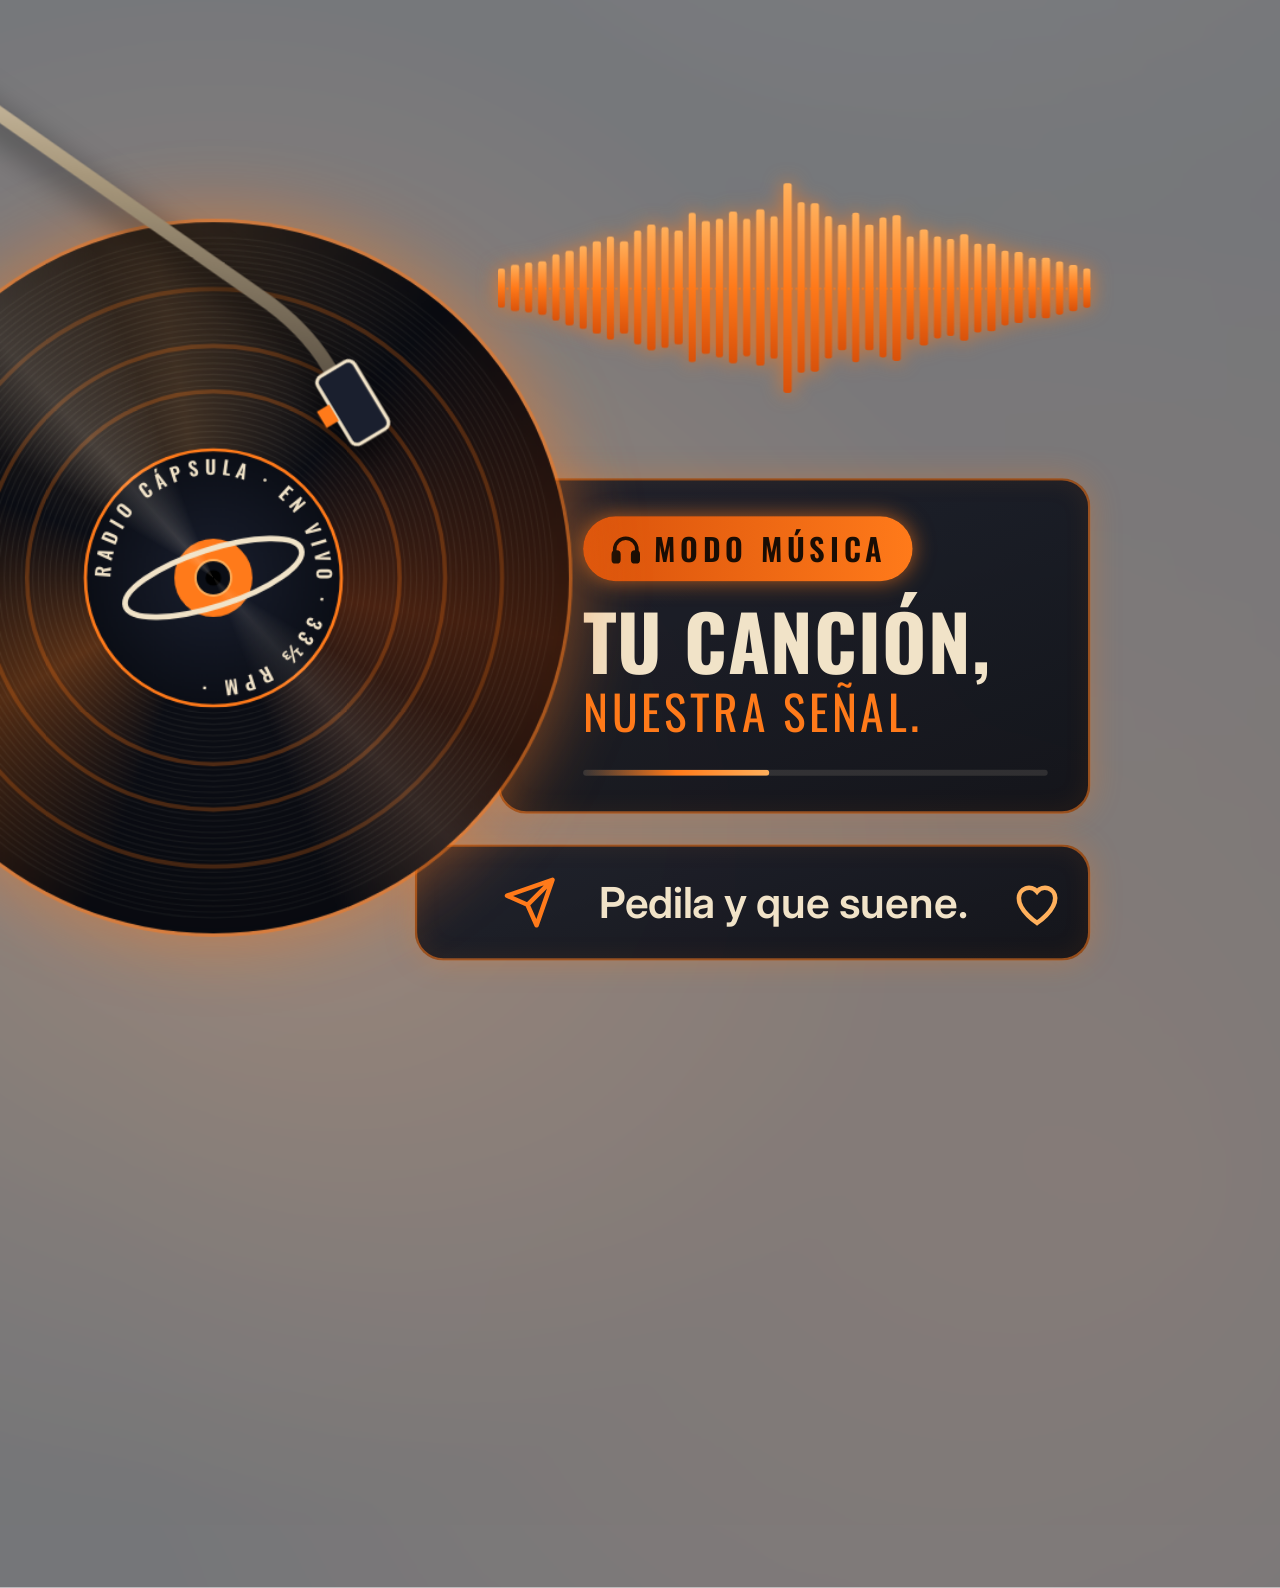
<file: tiktok/index.html>
<!doctype html>
<html lang="es">
<head>
<meta charset="utf-8">
<meta name="viewport" content="width=device-width, initial-scale=1">
<title>Radio Cápsula · Escena vinilo</title>
<link rel="preconnect" href="https://fonts.googleapis.com">
<link href="https://fonts.googleapis.com/css2?family=Oswald:wght@400;600;700&family=Inter:wght@400;600&display=swap" rel="stylesheet">
<style>
  /* Lienzo vertical 1080×1920 (TikTok Live). Colores de la marca Radio Cápsula:
     noche azul-negra, naranja encendido y crema. */
  :root {
    --noche: #07090f;
    --noche-2: #0f1420;
    --naranja: #ff7a1a;
    --naranja-osc: #d9520b;
    --ambar: #ffb05c;
    --crema: #f1e3c8;
    --crema-2: #c9b796;
  }
  html, body {
    margin: 0;
    width: 100%;
    height: 100%;
    overflow: hidden;
    background: transparent; /* deja ver la cámara del estudio que va debajo en OBS */
  }
  /* El diseño mide 1080×1920 y se escala para llenar la fuente, tenga el tamaño que tenga
     (TikTok LIVE Studio u OBS pueden crear la fuente más chica). */
  #lienzo {
    position: absolute;
    top: 0;
    left: 0;
    width: 1080px;
    height: 1920px;
    overflow: hidden;
    transform-origin: 0 0;
  }

  /* Fondo: velo oscuro y cálido semitransparente, para que la gente del estudio
     se vea a medias detrás. El desenfoque de la cámara se pone en OBS (ver nota). */
  .fondo {
    position: absolute;
    inset: -80px;
    opacity: 0.55;
    background:
      radial-gradient(circle at 20% 62%, rgba(255, 122, 26, 0.45) 0%, transparent 40%),
      radial-gradient(circle at 85% 80%, rgba(217, 82, 11, 0.35) 0%, transparent 45%),
      radial-gradient(circle at 75% 12%, rgba(241, 227, 200, 0.18) 0%, transparent 30%),
      linear-gradient(180deg, #0b1220 0%, var(--noche) 70%);
    filter: blur(18px) brightness(0.75);
  }
  .fondo::after {
    content: "";
    position: absolute;
    inset: 0;
    background: radial-gradient(ellipse at 30% 60%, rgba(7, 9, 15, 0) 0%, rgba(7, 9, 15, 0.8) 100%);
  }

  /* Vinilo: a la izquierda, medio cortado por el borde. */
  .vinilo {
    position: absolute;
    width: 600px;
    height: 600px;
    left: -120px; /* medio cortado por el borde izquierdo */
    top: 768px; /* centrado con la columna, dentro de la zona segura (y 220-1440) */
    z-index: 2; /* por encima de los cuadros */
    border-radius: 50%;
    background:
      conic-gradient(from 200deg,
        transparent 0deg,
        rgba(255, 122, 26, 0.32) 40deg,
        transparent 90deg,
        rgba(255, 176, 92, 0.22) 150deg,
        transparent 200deg,
        rgba(217, 82, 11, 0.3) 260deg,
        transparent 320deg),
      #0b0d14;
    box-shadow:
      0 0 0 3px rgba(255, 122, 26, 0.5),
      0 0 60px 6px rgba(255, 122, 26, 0.45);
  }
  .vinilo svg {
    position: absolute;
    inset: 0;
    width: 100%;
    height: 100%;
  }
  /* Reflejo fijo de la luz sobre el disco (no gira, como en uno real). */
  .reflejo {
    position: absolute;
    width: 600px;
    height: 600px;
    left: -120px;
    top: 768px;
    z-index: 2;
    border-radius: 50%;
    background:
      conic-gradient(from 300deg,
        transparent 0deg, rgba(255, 240, 220, 0.16) 18deg, transparent 40deg,
        transparent 180deg, rgba(255, 240, 220, 0.10) 198deg, transparent 220deg),
      radial-gradient(circle, transparent 36%, rgba(0, 0, 0, 0.35) 100%);
    pointer-events: none;
  }
  /* Todo el disco gira sin parar (~33 RPM) mientras el borde late. */
  .vinilo {
    animation: girar 1.8s linear infinite, pulso 3s ease-in-out infinite;
    will-change: transform;
  }
  /* Brazo del tocadiscos con la aguja apoyada en los surcos (no gira). */
  .brazo {
    position: absolute;
    left: -61px;
    top: -90px; /* sigue al vinilo (mismo desplazamiento que el disco) */
    z-index: 3;
    width: 1080px;
    overflow: visible;
    height: 1920px;
    transform-origin: -120px 640px; /* el pivote, fuera de pantalla */
    animation: vaiven 4s ease-in-out infinite;
    filter: drop-shadow(0 10px 14px rgba(0, 0, 0, 0.6));
  }
  @keyframes vaiven {
    0%, 100% { transform: rotate(0deg); }
    50% { transform: rotate(-0.8deg); }
  }
  /* Columna derecha: onda + paneles, al lado del vinilo. */
  .columna {
    position: absolute;
    left: 420px; /* el borde izquierdo sale por debajo del vinilo */
    z-index: 1;
    top: 748px; /* sube para que termine antes de la zona de abajo (y 1440) */
    width: 500px; /* termina en x 920, antes de la zona de botones (x 940) */
    display: flex;
    flex-direction: column;
    gap: 26px;
    font-family: "Inter", system-ui, "Segoe UI", sans-serif;
    color: var(--crema);
  }

  /* Onda de audio como la del logo: línea punteada con barras que laten desde el centro. */
  .onda {
    position: relative;
    height: 150px;
    width: 500px;
    margin: 0 auto 60px; /* centrada; el margen de abajo baja los cuadros sin mover la onda */
    display: flex;
    align-items: center;
    gap: 5px;
    filter: drop-shadow(0 0 8px rgba(255, 122, 26, 0.9));
  }
  .onda::before {
    content: "";
    position: absolute;
    left: 0;
    right: 0;
    top: 50%;
    border-top: 2px dotted rgba(255, 122, 26, 0.7);
  }
  .onda span {
    position: relative;
    flex: 1;
    border-radius: 2px;
    background: linear-gradient(180deg, var(--ambar), var(--naranja) 50%, var(--naranja-osc));
    animation: latir 1s ease-in-out infinite alternate;
  }
  @keyframes latir { from { transform: scaleY(0.15); } to { transform: scaleY(1); } }

  .panel {
    box-sizing: border-box;
    padding: 30px 34px 30px 70px; /* deja espacio para el borde del vinilo */
    border: 2px solid rgba(255, 122, 26, 0.55);
    border-radius: 24px;
    background: linear-gradient(160deg, rgba(20, 24, 36, 0.9), rgba(8, 10, 16, 0.9));
    box-shadow: 0 0 26px rgba(255, 122, 26, 0.28), inset 0 0 22px rgba(255, 122, 26, 0.08);
  }
  .etiqueta {
    display: inline-flex;
    align-items: center;
    gap: 10px;
    padding: 8px 22px;
    border-radius: 999px;
    background: linear-gradient(90deg, var(--naranja-osc), var(--naranja));
    color: #1a0d04;
    font-family: "Oswald", sans-serif;
    font-size: 26px;
    font-weight: 600;
    letter-spacing: 4px;
    box-shadow: 0 0 18px rgba(255, 122, 26, 0.65);
  }
  .etiqueta svg { width: 28px; height: 28px; }
  .titulo {
    font-family: "Oswald", sans-serif;
    font-size: 64px;
    font-weight: 700;
    letter-spacing: 1px;
    margin-top: 16px;
    line-height: 1.05;
    color: var(--crema);
    text-transform: uppercase;
  }
  .subtitulo {
    font-family: "Oswald", sans-serif;
    font-size: 40px;
    font-weight: 400;
    letter-spacing: 3px;
    color: var(--naranja);
    line-height: 1.3;
    text-transform: uppercase;
  }
  .linea { margin-top: 24px; height: 5px; border-radius: 3px; background: rgba(241, 227, 200, 0.12); overflow: hidden; }
  .linea div {
    height: 100%;
    width: 40%;
    border-radius: 3px;
    background: linear-gradient(90deg, transparent, var(--naranja), var(--ambar));
    animation: recorrer 4s linear infinite;
  }
  @keyframes recorrer { from { transform: translateX(-100%); } to { transform: translateX(250%); } }
  /* Panel de mensaje: avión, texto centrado, corazón. */
  .fila {
    position: relative;
    display: flex;
    align-items: center;
    gap: 16px;
    padding: 24px 20px 24px 72px;
    margin-left: -70px; /* aquí el disco es más angosto: se estira para entrar por debajo */
    font-size: 36px;
    font-weight: 600;
  }
  .fila .ico { width: 46px; height: 46px; flex: none; }
  .fila .enviar { color: var(--naranja); }
  .fila .corazon { color: var(--ambar); animation: titilar 1.6s ease-in-out infinite; }
  /* El corazón late: crece un poco y brilla, luego se apaga. */
  @keyframes titilar {
    0%, 100% { transform: scale(1); opacity: 0.55; filter: none; }
    15% { transform: scale(1.18); opacity: 1; filter: drop-shadow(0 0 10px #ffb05c); }
    30% { transform: scale(1); opacity: 0.8; }
    45% { transform: scale(1.12); opacity: 1; filter: drop-shadow(0 0 8px #ff7a1a); }
  }
  .fila .texto { flex: 1; text-align: center; white-space: nowrap; }
  @keyframes girar { to { transform: rotate(360deg); } }
  @keyframes pulso {
    0%, 100% { box-shadow: 0 0 0 3px rgba(255, 122, 26, 0.5), 0 0 60px 6px rgba(255, 122, 26, 0.4); }
    50% { box-shadow: 0 0 0 3px rgba(255, 176, 92, 0.75), 0 0 90px 14px rgba(255, 122, 26, 0.6); }
  }
</style>
</head>
<body>
<div id="lienzo">
  <div class="fondo"></div>

  <div class="vinilo">
    <svg viewBox="0 0 200 200" aria-hidden="true">
      <defs>
        <radialGradient id="etiqueta" cx="50%" cy="50%" r="50%">
          <stop offset="0%" stop-color="#1a1f2e"/>
          <stop offset="100%" stop-color="#0b0e16"/>
        </radialGradient>
      </defs>

      <!-- Surcos -->
      <g id="surcos" fill="none" stroke="rgba(255,240,220,0.06)" stroke-width="0.4"></g>

      <!-- Etiqueta central -->
      <circle cx="100" cy="100" r="36" fill="url(#etiqueta)" stroke="#ff7a1a" stroke-width="0.9"/>
      <circle cx="100" cy="100" r="11" fill="#ff7a1a"/>
      <ellipse cx="100" cy="100" rx="26" ry="8" transform="rotate(-18 100 100)" fill="none" stroke="#f1e3c8" stroke-width="1.6"/>

      <!-- Texto en la etiqueta (gira con el disco) -->
      <path id="arco" d="M100 100 m-29 0 a29 29 0 1 1 58 0 a29 29 0 1 1 -58 0" fill="none"/>
      <text font-family="Oswald, sans-serif" font-size="5.4" font-weight="600" letter-spacing="1.6" fill="#f1e3c8">
        <textPath href="#arco">RADIO CÁPSULA · EN VIVO · 33⅓ RPM ·</textPath>
      </text>
      <circle cx="100" cy="100" r="5" fill="#0b0e16" stroke="#ffb05c" stroke-width="0.6"/>

      <!-- Agujero -->
      <circle cx="100" cy="100" r="2.2" fill="#000"/>
    </svg>
  </div>

  <div class="reflejo"></div>

  <!-- Columna derecha, al lado del vinilo -->
  <div class="columna">
    <div class="onda" id="onda"></div>

    <div class="panel">
      <span class="etiqueta">
        <svg viewBox="0 0 24 24" fill="none" stroke="currentColor" stroke-width="2.6" stroke-linecap="round" aria-hidden="true">
          <path d="M4 15v-3a8 8 0 0 1 16 0v3"/>
          <rect x="3" y="14" width="4" height="7" rx="1.5" fill="currentColor"/>
          <rect x="17" y="14" width="4" height="7" rx="1.5" fill="currentColor"/>
        </svg>
        MODO MÚSICA
      </span>
      <div class="titulo">Tu canción,</div>
      <div class="subtitulo">nuestra señal.</div>
      <div class="linea"><div></div></div>
    </div>

    <div class="panel fila">
      <svg class="ico enviar" viewBox="0 0 24 24" fill="none" stroke="currentColor" stroke-width="2" stroke-linejoin="round" aria-hidden="true">
        <path d="M22 2 11 13M22 2l-7 20-4-9-9-4 20-7z"/>
      </svg>
      <span class="texto">Pedila y que suene.</span>
      <svg class="ico corazon" viewBox="0 0 24 24" fill="none" stroke="currentColor" stroke-width="2" aria-hidden="true">
        <path d="M12 21s-8-5.2-8-11a4.5 4.5 0 0 1 8-2.8A4.5 4.5 0 0 1 20 10c0 5.8-8 11-8 11z"/>
      </svg>
    </div>
  </div>

  <script>
    // Onda: barras más altas en el centro y más bajas en los extremos, cada una con su ritmo.
    const onda = document.getElementById('onda');
    const n = 44;
    for (let i = 0; i < n; i++) {
      const b = document.createElement('span');
      const centro = 1 - Math.abs(i - (n - 1) / 2) / (n / 2); // 0 en los bordes, 1 en el medio
      b.style.height = Math.round(20 + centro * 100 * (0.6 + Math.random() * 0.4)) + '%';
      b.style.animationDuration = (0.45 + Math.random() * 0.7).toFixed(2) + 's';
      b.style.animationDelay = (-Math.random()).toFixed(2) + 's';
      onda.appendChild(b);
    }
  </script>

  <svg class="brazo" viewBox="0 0 1080 1920" aria-hidden="true">
    <defs>
      <linearGradient id="metal" x1="0" y1="0" x2="0" y2="1">
        <stop offset="0%" stop-color="#f1e3c8"/>
        <stop offset="50%" stop-color="#a8987c"/>
        <stop offset="100%" stop-color="#5e5446"/>
      </linearGradient>
    </defs>
    <!-- Girado sobre el pivote para que la aguja quede más hacia el centro del disco -->
    <g transform="rotate(9 -120 640)">
    <!-- Brazo: entra por el borde izquierdo (el pivote queda fuera de pantalla) -->
    <path d="M-120 640 L330 860 Q368 880 392 912" fill="none" stroke="url(#metal)" stroke-width="12" stroke-linecap="round"/>
    <!-- Cápsula (headshell) con la aguja sobre los surcos -->
    <g transform="rotate(50 410 930)">
      <rect x="378" y="912" width="66" height="36" rx="6" fill="#1a1f2e" stroke="#f1e3c8" stroke-width="3"/>
      <rect x="402" y="948" width="16" height="12" fill="#ff7a1a"/>
    </g>
    </g>
  </svg>

  <script>
    // Dibuja los surcos del vinilo (radios del 38 al 97).
    const surcos = document.getElementById('surcos');
    for (let r = 38; r <= 97; r += 1.6) {
      const c = document.createElementNS('http://www.w3.org/2000/svg', 'circle');
      c.setAttribute('cx', 100);
      c.setAttribute('cy', 100);
      c.setAttribute('r', r.toFixed(1));
      // Algunas pistas más marcadas, como separaciones entre canciones.
      if ([52, 66, 81].some((p) => Math.abs(r - p) < 0.8)) {
        c.setAttribute('stroke', 'rgba(255,122,26,0.28)');
        c.setAttribute('stroke-width', '1.2');
      }
      surcos.appendChild(c);
    }
  </script>
</div>
<script>
  // Escala el lienzo 1080×1920 para cubrir la ventana sin deformarlo y lo centra.
  // Si la ventana no es 9:16 (p. ej. la fuente de enlace de TikTok), recorta los costados en vez de dejar franjas.
  const lienzo = document.getElementById('lienzo');
  function ajustar() {
    const s = Math.max(innerWidth / 1080, innerHeight / 1920);
    lienzo.style.transform = 'scale(' + s + ')';
    lienzo.style.left = (innerWidth - 1080 * s) / 2 + 'px';
    lienzo.style.top = (innerHeight - 1920 * s) / 2 + 'px';
  }
  addEventListener('resize', ajustar);
  ajustar();
</script>
</body>
</html>
</file>
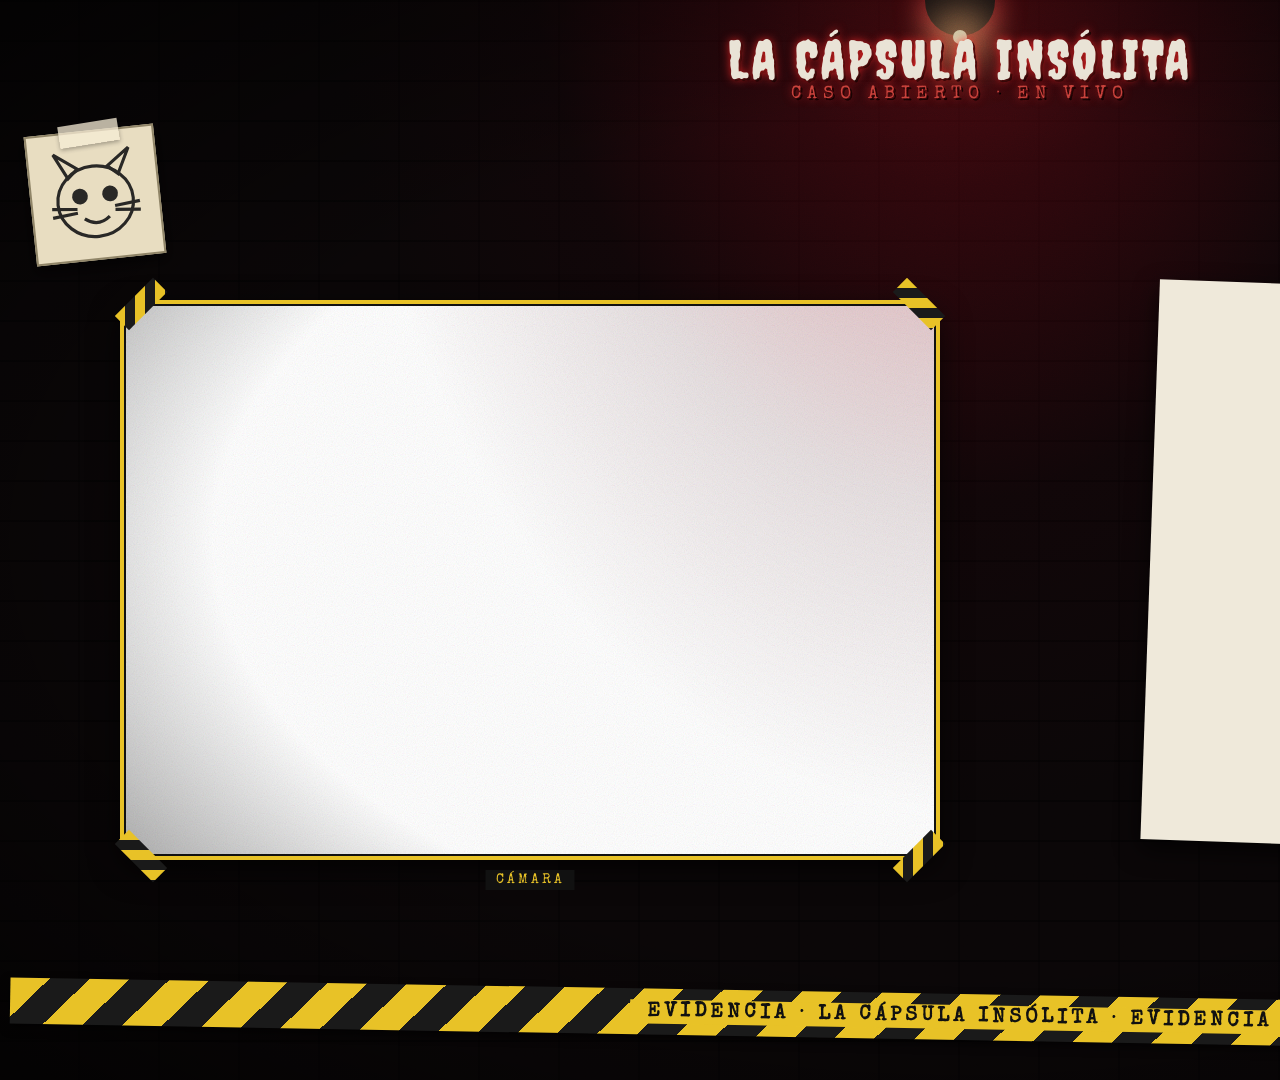
<file: overlay-1-camara-imagen.html>
<!DOCTYPE html>
<html lang="es">
<head>
<meta charset="UTF-8">
<title>La Cápsula Insólita — 1 cámara + imagen</title>
<link rel="stylesheet" href="overlay-common.css">
</head>
<body>
<svg style="display:none">
  <symbol id="doodle-monster" viewBox="0 0 100 100"><g fill="none" stroke="#2b2b2b" stroke-width="2.5">
    <ellipse cx="50" cy="45" rx="34" ry="30"/><circle cx="50" cy="42" r="14"/><circle cx="50" cy="42" r="5" fill="#2b2b2b"/>
    <path d="M50 15 L45 2 M50 15 L55 2"/><path d="M22 70 L18 90 M30 70 L28 92 M70 70 L74 90 M78 70 L82 92"/><path d="M30 60 Q50 72 70 60"/>
  </g></symbol>
  <symbol id="doodle-cat" viewBox="0 0 100 100"><g fill="none" stroke="#2b2b2b" stroke-width="2.5">
    <path d="M30 35 L20 15 L38 28 Z"/><path d="M70 35 L80 15 L62 28 Z"/>
    <ellipse cx="50" cy="55" rx="30" ry="28"/><circle cx="38" cy="50" r="5" fill="#2b2b2b"/><circle cx="62" cy="50" r="5" fill="#2b2b2b"/>
    <path d="M40 68 Q50 76 60 68"/><path d="M15 58 L35 60"/><path d="M15 65 L35 63"/><path d="M85 58 L65 60"/><path d="M85 65 L65 63"/>
  </g></symbol>
</svg>

<svg width="0" height="0" style="position:absolute">
  <defs>
    <mask id="wallmask" maskUnits="userSpaceOnUse" x="0" y="0" width="1920" height="1080">
      <rect width="1920" height="1080" fill="white"/>
      <rect x="120" y="300" width="820" height="560" rx="22" fill="black"/>
      <rect x="1164" y="304" width="592" height="500" fill="black"/>
    </mask>
  </defs>
</svg>
<div class="stage">
  <div class="bg-wall" style="mask:url(#wallmask); -webkit-mask:url(#wallmask);"></div>
  <div class="spotlight"></div>
  <div class="lamp flicker"></div>
  <div class="vignette"></div>
  <div class="grain"></div>
  <div class="glitch-layer r"></div>
  <div class="glitch-layer c"></div>

  <div class="title">LA CÁPSULA INSÓLITA<small>CASO ABIERTO · EN VIVO</small></div>

  <!-- doodles pegados -->
  <div class="sticky" style="top:130px; left:30px; width:130px; height:130px; transform: rotate(-6deg);">
    <svg viewBox="0 0 100 100"><use href="#doodle-cat"/></svg>
  </div>
  <div class="sticky" style="top:130px; right:30px; width:130px; height:130px; transform: rotate(6deg);">
    <svg viewBox="0 0 100 100"><use href="#doodle-monster"/></svg>
  </div>

  <!-- cinta inferior -->
  <div class="crime-tape" style="bottom:40px; left:50%; width:1900px; transform: translateX(-50%) rotate(1deg);"><span>EVIDENCIA · LA CÁPSULA INSÓLITA · EVIDENCIA</span></div>

  <!-- hueco de camara, lado izquierdo -->
  <div class="cam-frame" style="top:300px; left:120px; width:820px; height:560px; border-radius:22px;">
    <div class="corner-tape tl"></div><div class="corner-tape tr"></div>
    <div class="corner-tape bl"></div><div class="corner-tape br"></div>
    <div class="cam-label">CÁMARA</div>
  </div>

  <!-- marco polaroid para imagen, lado derecho -->
  <div class="polaroid" style="top:290px; right:150px; width:620px; height:560px; transform: rotate(2deg);">
    <div class="tape"></div>
    <div class="slot"></div>
    <div class="polaroid-label">ESPACIO PARA IMAGEN</div>
  </div>
</div>
</body>
</html>
</file>
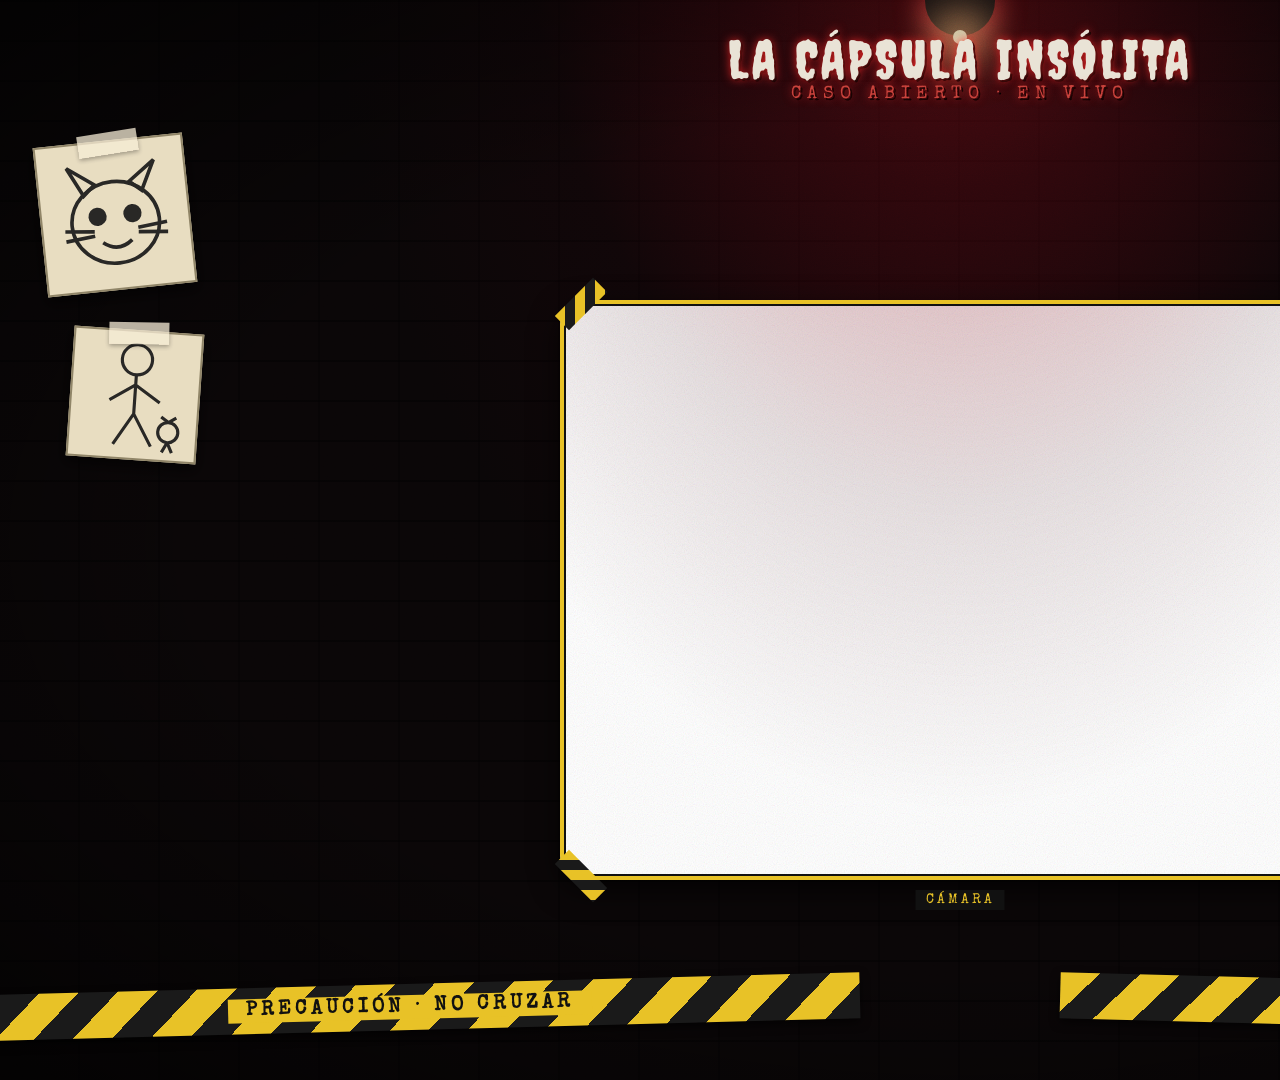
<file: overlay-1-camara.html>
<!DOCTYPE html>
<html lang="es">
<head>
<meta charset="UTF-8">
<title>La Cápsula Insólita — 1 cámara</title>
<link rel="stylesheet" href="overlay-common.css">
</head>
<body>
<svg style="display:none">
  <symbol id="doodle-cat" viewBox="0 0 100 100"><g fill="none" stroke="#2b2b2b" stroke-width="2.5">
    <path d="M30 35 L20 15 L38 28 Z"/><path d="M70 35 L80 15 L62 28 Z"/>
    <ellipse cx="50" cy="55" rx="30" ry="28"/><circle cx="38" cy="50" r="5" fill="#2b2b2b"/><circle cx="62" cy="50" r="5" fill="#2b2b2b"/>
    <path d="M40 68 Q50 76 60 68"/><path d="M15 58 L35 60"/><path d="M15 65 L35 63"/><path d="M85 58 L65 60"/><path d="M85 65 L65 63"/>
  </g></symbol>
  <symbol id="doodle-monster" viewBox="0 0 100 100"><g fill="none" stroke="#2b2b2b" stroke-width="2.5">
    <ellipse cx="50" cy="45" rx="34" ry="30"/><circle cx="50" cy="42" r="14"/><circle cx="50" cy="42" r="5" fill="#2b2b2b"/>
    <path d="M50 15 L45 2 M50 15 L55 2"/><path d="M22 70 L18 90 M30 70 L28 92 M70 70 L74 90 M78 70 L82 92"/><path d="M30 60 Q50 72 70 60"/>
  </g></symbol>
  <symbol id="doodle-figure" viewBox="0 0 100 100"><g fill="none" stroke="#2b2b2b" stroke-width="2.5">
    <circle cx="50" cy="22" r="12"/><path d="M50 34 L50 65 M50 42 L30 55 M50 42 L70 55 M50 65 L35 90 M50 65 L65 90"/>
    <circle cx="78" cy="78" r="8"/><path d="M78 86 L74 94 M78 86 L82 94 M78 70 L72 66 M78 70 L84 66"/>
  </g></symbol>
</svg>

<svg width="0" height="0" style="position:absolute">
  <defs>
    <mask id="wallmask" maskUnits="userSpaceOnUse" x="0" y="0" width="1920" height="1080">
      <rect width="1920" height="1080" fill="white"/>
      <rect x="560" y="300" width="800" height="580" rx="26" fill="black"/>
    </mask>
  </defs>
</svg>
<div class="stage">
  <div class="bg-wall" style="mask:url(#wallmask); -webkit-mask:url(#wallmask);"></div>
  <div class="spotlight"></div>
  <div class="lamp flicker"></div>
  <div class="vignette"></div>
  <div class="grain"></div>
  <div class="glitch-layer r"></div>
  <div class="glitch-layer c"></div>

  <div class="title">LA CÁPSULA INSÓLITA<small>CASO ABIERTO · EN VIVO</small></div>

  <!-- doodles pegados -->
  <div class="sticky" style="top:140px; left:40px; width:150px; height:150px; transform: rotate(-6deg);">
    <svg viewBox="0 0 100 100"><use href="#doodle-cat"/></svg>
  </div>
  <div class="sticky" style="top:330px; left:70px; width:130px; height:130px; transform: rotate(4deg);">
    <svg viewBox="0 0 100 100"><use href="#doodle-figure"/></svg>
  </div>
  <div class="sticky" style="top:140px; right:40px; width:150px; height:150px; transform: rotate(5deg);">
    <svg viewBox="0 0 100 100"><use href="#doodle-monster"/></svg>
  </div>

  <!-- cinta inferior -->
  <div class="crime-tape" style="bottom:50px; left:-40px; width:900px; transform: rotate(-1.5deg);"><span>PRECAUCIÓN · NO CRUZAR</span></div>
  <div class="crime-tape" style="bottom:50px; right:-40px; width:900px; transform: rotate(1.5deg);"><span>LA CÁPSULA INSÓLITA</span></div>

  <!-- hueco de camara central, grande, estilo capsula -->
  <div class="cam-frame" style="top:300px; left:560px; width:800px; height:580px; border-radius:26px;">
    <div class="corner-tape tl"></div><div class="corner-tape tr"></div>
    <div class="corner-tape bl"></div><div class="corner-tape br"></div>
    <div class="cam-label">CÁMARA</div>
  </div>
</div>
</body>
</html>
</file>
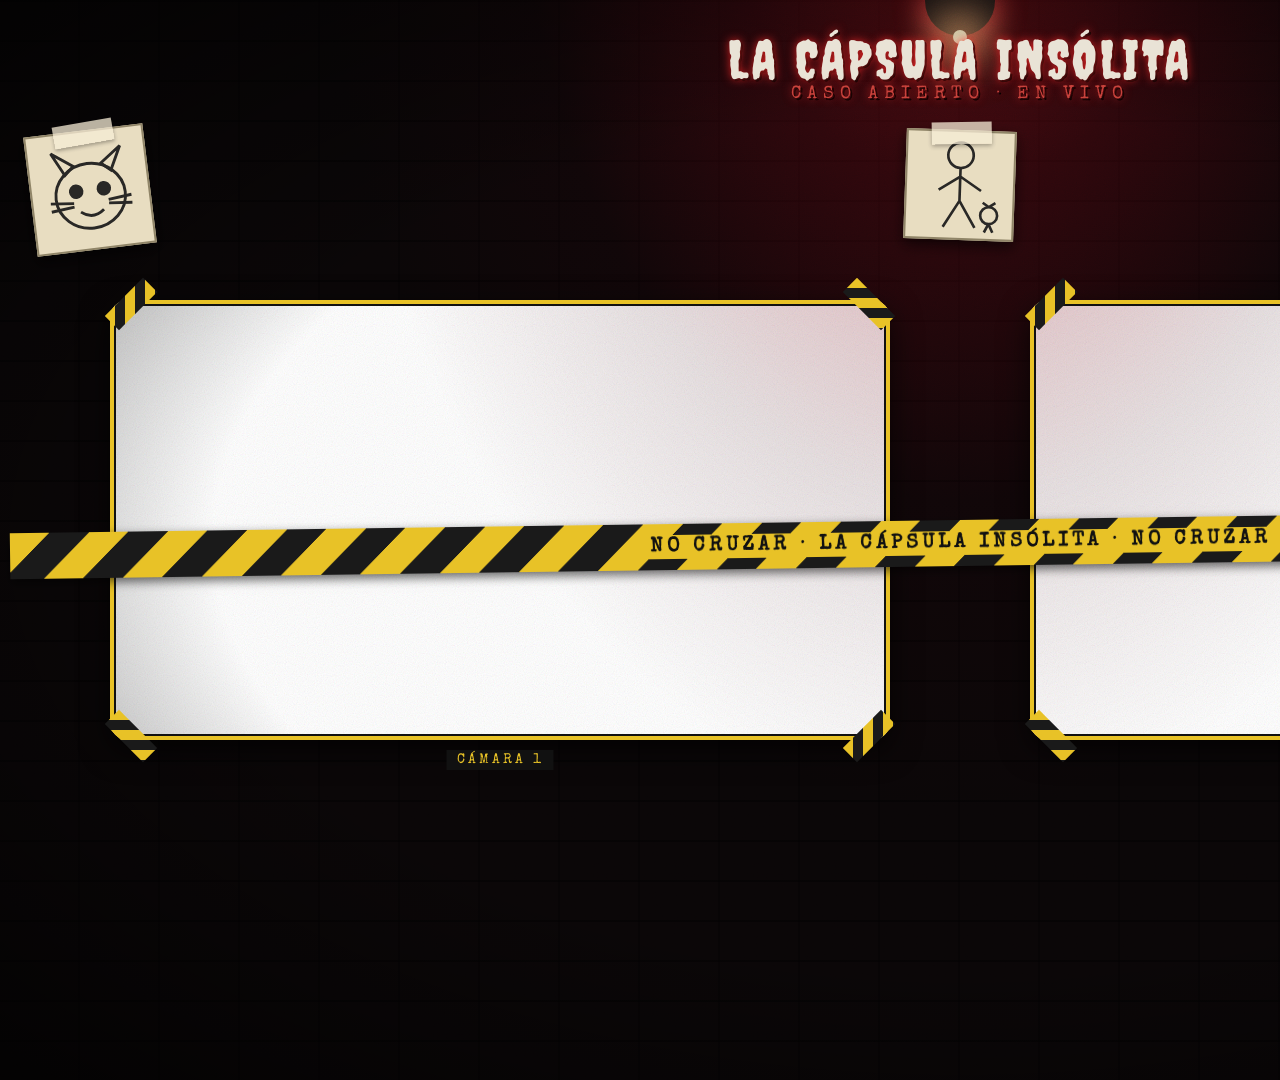
<file: overlay-2-camaras.html>
<!DOCTYPE html>
<html lang="es">
<head>
<meta charset="UTF-8">
<title>La Cápsula Insólita — 2 cámaras</title>
<link rel="stylesheet" href="overlay-common.css">
</head>
<body>
<svg style="display:none">
  <symbol id="doodle-cat" viewBox="0 0 100 100"><g fill="none" stroke="#2b2b2b" stroke-width="2.5">
    <path d="M30 35 L20 15 L38 28 Z"/><path d="M70 35 L80 15 L62 28 Z"/>
    <ellipse cx="50" cy="55" rx="30" ry="28"/><circle cx="38" cy="50" r="5" fill="#2b2b2b"/><circle cx="62" cy="50" r="5" fill="#2b2b2b"/>
    <path d="M40 68 Q50 76 60 68"/><path d="M15 58 L35 60"/><path d="M15 65 L35 63"/><path d="M85 58 L65 60"/><path d="M85 65 L65 63"/>
  </g></symbol>
  <symbol id="doodle-house" viewBox="0 0 100 100"><g fill="none" stroke="#2b2b2b" stroke-width="2.5">
    <path d="M20 55 L50 25 L80 55 Z"/><rect x="28" y="55" width="44" height="35"/><rect x="45" y="68" width="12" height="22"/>
    <path d="M15 55 Q30 45 25 30"/>
  </g></symbol>
  <symbol id="doodle-figure" viewBox="0 0 100 100"><g fill="none" stroke="#2b2b2b" stroke-width="2.5">
    <circle cx="50" cy="22" r="12"/><path d="M50 34 L50 65 M50 42 L30 55 M50 42 L70 55 M50 65 L35 90 M50 65 L65 90"/>
    <circle cx="78" cy="78" r="8"/><path d="M78 86 L74 94 M78 86 L82 94 M78 70 L72 66 M78 70 L84 66"/>
  </g></symbol>
</svg>

<svg width="0" height="0" style="position:absolute">
  <defs>
    <mask id="wallmask" maskUnits="userSpaceOnUse" x="0" y="0" width="1920" height="1080">
      <rect width="1920" height="1080" fill="white"/>
      <rect x="110" y="300" width="780" height="440" rx="18" fill="black"/>
      <rect x="1030" y="300" width="780" height="440" rx="18" fill="black"/>
    </mask>
  </defs>
</svg>
<div class="stage">
  <div class="bg-wall" style="mask:url(#wallmask); -webkit-mask:url(#wallmask);"></div>
  <div class="spotlight"></div>
  <div class="lamp flicker"></div>
  <div class="vignette"></div>
  <div class="grain"></div>
  <div class="glitch-layer r"></div>
  <div class="glitch-layer c"></div>

  <div class="title">LA CÁPSULA INSÓLITA<small>CASO ABIERTO · EN VIVO</small></div>

  <!-- doodles pegados, repartidos arriba -->
  <div class="sticky" style="top:130px; left:30px; width:120px; height:120px; transform: rotate(-7deg);">
    <svg viewBox="0 0 100 100"><use href="#doodle-cat"/></svg>
  </div>
  <div class="sticky" style="top:130px; right:30px; width:120px; height:120px; transform: rotate(6deg);">
    <svg viewBox="0 0 100 100"><use href="#doodle-house"/></svg>
  </div>
  <div class="sticky" style="top:130px; left:50%; transform: translateX(-50%) rotate(2deg); width:110px; height:110px;">
    <svg viewBox="0 0 100 100"><use href="#doodle-figure"/></svg>
  </div>

  <!-- cinta divisoria central -->
  <div class="crime-tape" style="top:520px; left:50%; width:1900px; transform: translateX(-50%) rotate(-0.8deg); z-index:2;"><span>NO CRUZAR · LA CÁPSULA INSÓLITA · NO CRUZAR</span></div>

  <!-- dos huecos de camara -->
  <div class="cam-frame" style="top:300px; left:110px; width:780px; height:440px; border-radius:18px;">
    <div class="corner-tape tl"></div><div class="corner-tape tr"></div>
    <div class="corner-tape bl"></div><div class="corner-tape br"></div>
    <div class="cam-label">CÁMARA 1</div>
  </div>
  <div class="cam-frame" style="top:300px; right:110px; width:780px; height:440px; border-radius:18px;">
    <div class="corner-tape tl"></div><div class="corner-tape tr"></div>
    <div class="corner-tape bl"></div><div class="corner-tape br"></div>
    <div class="cam-label">CÁMARA 2</div>
  </div>
</div>
</body>
</html>
</file>
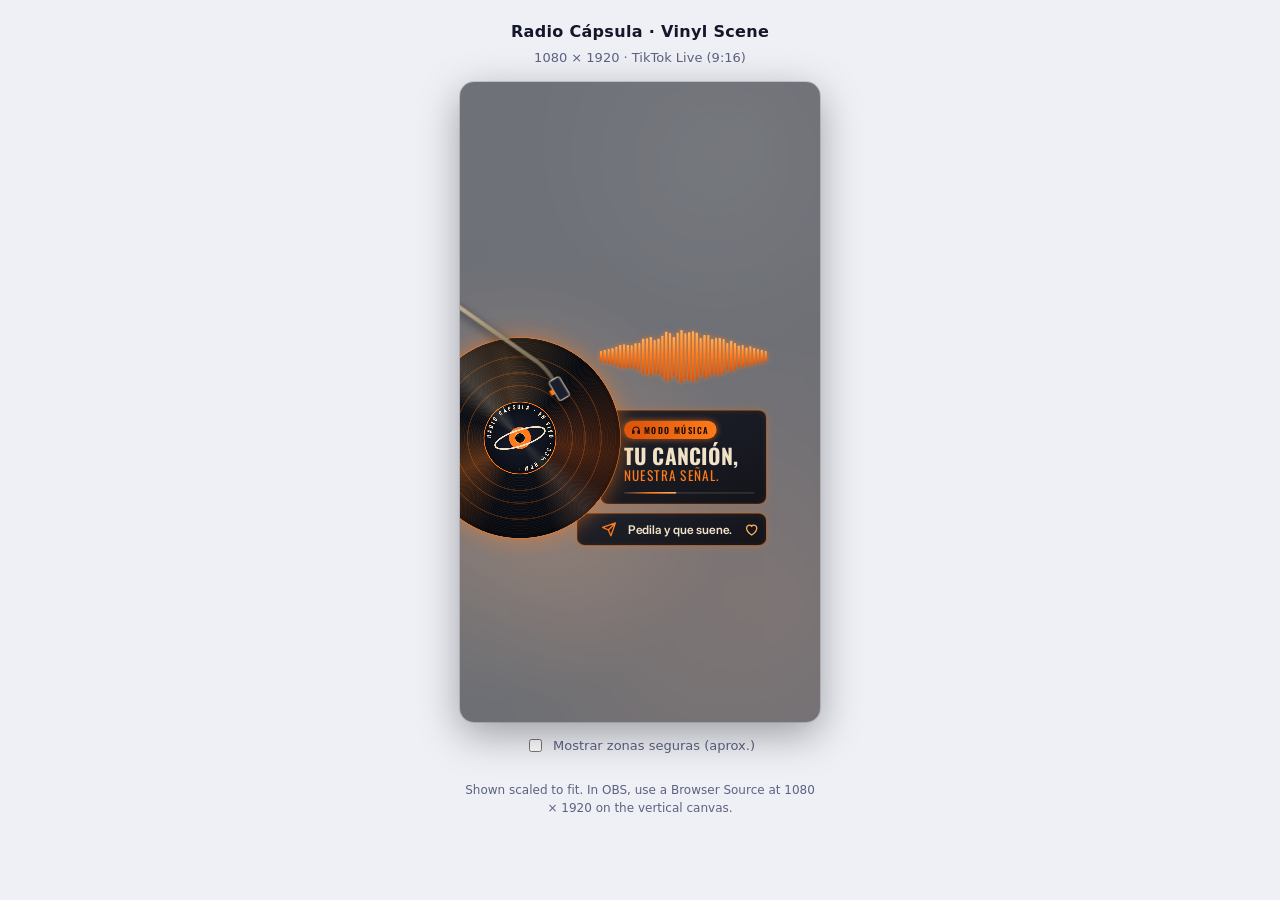
<file: tiktok/vista-previa.html>
<!doctype html>
<html lang="es">
<head>
<meta charset="utf-8">
<meta name="viewport" content="width=device-width, initial-scale=1, viewport-fit=cover">
<meta name="claude:viewport-fit-sides" content="cover">
<title>Radio Cápsula Vinyl Scene</title>
<style>
  :root {
    /* Layout: one centered 9:16 frame, the scene scaled to fit, caption below. */
    --bg: #eef0f6;
    --fg: #14162a;
    --muted: #5d6280;
    --line: rgba(20, 22, 42, 0.14);
    color-scheme: light;
  }
  @media (prefers-color-scheme: dark) {
    :root:not([data-theme="light"]) {
      --bg: #07080f;
      --fg: #eceefe;
      --muted: #9aa0c4;
      --line: rgba(236, 238, 254, 0.14);
      color-scheme: dark;
    }
  }
  :root[data-theme="dark"] {
    --bg: #07080f;
    --fg: #eceefe;
    --muted: #9aa0c4;
    --line: rgba(236, 238, 254, 0.14);
    color-scheme: dark;
  }

  body {
    margin: 0;
    background: var(--bg);
    color: var(--fg);
    font: 14px/1.5 "Inter", system-ui, -apple-system, "Segoe UI", sans-serif;
    padding-left: max(16px, env(safe-area-inset-left, 0px));
    padding-right: max(16px, env(safe-area-inset-right, 0px));
    padding-block: 20px;
    min-height: 100vh;
    box-sizing: border-box;
    display: flex;
    flex-direction: column;
    align-items: center;
    gap: 14px;
  }

  .meta {
    text-align: center;
    max-width: 100%;
  }
  .meta h1 {
    font-size: 16px;
    font-weight: 600;
    margin: 0;
    letter-spacing: 0.02em;
  }
  .meta p {
    margin: 4px 0 0;
    color: var(--muted);
    font-size: 13px;
  }

  .frame {
    position: relative;
    width: min(360px, 100%);
    aspect-ratio: 9 / 16;
    border-radius: 14px;
    overflow: hidden;
    box-shadow: 0 0 0 1px var(--line), 0 12px 40px rgba(0, 0, 0, 0.35);
  }
  .frame iframe {
    position: absolute;
    top: 0;
    left: 0;
    width: 1080px;
    height: 1920px;
    border: 0;
    transform-origin: 0 0;
  }

  /* Zonas aproximadas de TikTok LIVE (1080 × 1920): arriba 220 (perfil y espectadores),
     derecha 140 (botones), abajo 480 (chat, regalos y caja de comentarios). No hay medidas oficiales. */
  .zona {
    position: absolute;
    inset: 0;
    pointer-events: none;
  }
  .zona div {
    position: absolute;
    background: rgba(255, 60, 90, 0.35);
  }
  .zona-top { left: 0; right: 0; top: 0; height: 11.458%; }
  .zona-right { right: 0; top: 11.458%; width: 12.963%; height: 63.542%; }
  .zona-bottom { left: 0; right: 0; bottom: 0; height: 25%; }
  .zona-safe {
    position: absolute;
    left: 0;
    top: 11.458%;
    width: 87.037%;
    height: 63.542%;
    box-sizing: border-box;
    border: 2px dashed #3dff9a;
  }
  .zonas-toggle {
    display: inline-flex;
    align-items: center;
    gap: 8px;
    color: var(--muted);
    font-size: 13px;
  }

  .note {
    color: var(--muted);
    font-size: 12px;
    text-align: center;
    max-width: 360px;
  }
</style>
</head>
<body>
  <div class="meta">
    <h1>Radio Cápsula · Vinyl Scene</h1>
    <p>1080 × 1920 · TikTok Live (9:16)</p>
  </div>

  <div class="frame" id="frame">
    <iframe id="escena" src="about:blank" title="Escena vinilo" scrolling="no"></iframe>
    <div class="zona" id="zona" hidden>
      <div class="zona-top"></div>
      <div class="zona-right"></div>
      <div class="zona-bottom"></div>
      <div class="zona-safe"></div>
    </div>
  </div>

  <label class="zonas-toggle">
    <input type="checkbox" id="zonas-toggle-input">
    Mostrar zonas seguras (aprox.)
  </label>

  <p class="note">Shown scaled to fit. In OBS, use a Browser Source at 1080 × 1920 on the vertical canvas.</p>

  <script>
    // Escena a mostrar: ?escena=musica.html (por defecto la del vinilo).
    const nombre = new URLSearchParams(location.search).get('escena') || 'index.html';
    document.getElementById('escena').src = /^[\w-]+\.html$/.test(nombre) ? nombre : 'index.html';

    // Escala el lienzo de 1080×1920 al ancho del marco.
    const frame = document.getElementById('frame');
    const escena = document.getElementById('escena');
    function fit() {
      escena.style.transform = 'scale(' + (frame.clientWidth / 1080) + ')';
    }
    new ResizeObserver(fit).observe(frame);
    fit();

    // Muestra u oculta la capa de zonas seguras.
    const zona = document.getElementById('zona');
    document.getElementById('zonas-toggle-input').addEventListener('change', (e) => {
      zona.hidden = !e.target.checked;
    });
  </script>
</body>
</html>
</file>
<file: overlay-common.css>
/* La Cápsula Insólita — estilos compartidos del overlay */
@import url('https://fonts.googleapis.com/css2?family=Creepster&family=Special+Elite&display=swap');

* { box-sizing: border-box; }

html, body {
  margin: 0;
  padding: 0;
  width: 1920px;
  height: 1080px;
  background: transparent; /* OBS Browser Source respeta el alpha */
  overflow: hidden;
  font-family: 'Special Elite', monospace;
}

.stage {
  position: relative;
  width: 1920px;
  height: 1080px;
}

/* ---------- fondo tipo pared de ladrillo oscura ---------- */
.bg-wall {
  position: absolute;
  inset: 0;
  background-color: #0a0607;
  background-image:
    repeating-linear-gradient(0deg, rgba(0,0,0,0.0) 0 38px, rgba(0,0,0,0.45) 38px 40px),
    repeating-linear-gradient(90deg, rgba(0,0,0,0.0) 0 78px, rgba(0,0,0,0.35) 78px 80px);
}

/* foco colgante central */
.spotlight {
  position: absolute;
  top: -200px;
  left: 50%;
  transform: translateX(-50%);
  width: 1400px;
  height: 1100px;
  background: radial-gradient(ellipse at 50% 0%, rgba(185,20,30,0.55) 0%, rgba(140,10,25,0.28) 25%, rgba(60,5,15,0.12) 45%, rgba(0,0,0,0) 65%);
  pointer-events: none;
}

.lamp {
  position: absolute;
  top: 0;
  left: 50%;
  transform: translateX(-50%);
  width: 90px;
  height: 60px;
}
.lamp::before {
  content: '';
  position: absolute;
  top: 0; left: 10px;
  width: 70px; height: 36px;
  background: #1a1414;
  border-radius: 0 0 50px 50px;
  box-shadow: 0 0 25px 6px rgba(255,70,70,0.65);
}
.lamp::after {
  content: '';
  position: absolute;
  top: 30px; left: 38px;
  width: 14px; height: 14px;
  border-radius: 50%;
  background: #fff3c9;
  box-shadow: 0 0 40px 18px rgba(255,180,120,0.9);
}

/* grano / ruido fílmico encima de todo */
.grain {
  position: absolute;
  inset: 0;
  opacity: 0.18;
  mix-blend-mode: overlay;
  background-image: url("data:image/svg+xml;utf8,<svg xmlns='http://www.w3.org/2000/svg' width='160' height='160'><filter id='n'><feTurbulence type='fractalNoise' baseFrequency='0.9' numOctaves='2' stitchTiles='stitch'/></filter><rect width='100%25' height='100%25' filter='url(%23n)'/></svg>");
  pointer-events: none;
}

.vignette {
  position: absolute;
  inset: 0;
  background: radial-gradient(ellipse at center, rgba(0,0,0,0) 55%, rgba(0,0,0,0.75) 100%);
  pointer-events: none;
}

/* ---------- titulo ---------- */
.title {
  position: absolute;
  top: 28px;
  left: 50%;
  transform: translateX(-50%);
  font-family: 'Creepster', cursive;
  font-size: 54px;
  letter-spacing: 3px;
  color: #e9e3d6;
  text-shadow: 0 0 10px rgba(255,40,40,0.8), 2px 2px 0 #000;
  text-align: center;
  white-space: nowrap;
}
.title small {
  display: block;
  font-family: 'Special Elite', monospace;
  font-size: 18px;
  letter-spacing: 6px;
  color: #c9433c;
  margin-top: -6px;
}

/* ---------- cinta de "escena del crimen" ---------- */
.crime-tape {
  position: absolute;
  height: 46px;
  background: repeating-linear-gradient(135deg, #e8c227 0 28px, #1a1a1a 28px 56px);
  box-shadow: 0 4px 10px rgba(0,0,0,0.6);
  display: flex;
  align-items: center;
  justify-content: center;
  font-family: 'Special Elite', monospace;
  font-weight: bold;
  color: #111;
  font-size: 20px;
  letter-spacing: 4px;
}
.crime-tape span {
  background: #e8c227;
  padding: 2px 18px;
}

/* ---------- notas/dibujos pegados con cinta ---------- */
.sticky {
  position: absolute;
  background: #d9d2bd;
  border: 2px solid #8a8166;
  box-shadow: 0 6px 14px rgba(0,0,0,0.6);
  filter: sepia(0.15) contrast(1.05);
}
.sticky::before {
  content: '';
  position: absolute;
  top: -10px;
  left: 50%;
  transform: translateX(-50%) rotate(-3deg);
  width: 60px;
  height: 22px;
  background: rgba(230,225,210,0.75);
  box-shadow: 0 2px 4px rgba(0,0,0,0.3);
}
.sticky svg { width: 100%; height: 100%; display: block; }

/* ---------- marco tipo polaroid para la imagen ---------- */
.polaroid {
  position: absolute;
  background: #efe9da;
  padding: 14px 14px 46px 14px;
  box-shadow: 0 10px 24px rgba(0,0,0,0.7);
}
.polaroid .slot {
  width: 100%;
  height: 100%;
  background: transparent; /* hueco real para colocar imagen/fuente en OBS */
}
.polaroid-label {
  position: absolute;
  bottom: -34px;
  left: 50%;
  transform: translateX(-50%);
  font-size: 14px;
  letter-spacing: 3px;
  color: #e8c227;
  background: #111;
  padding: 3px 10px;
  white-space: nowrap;
}
.polaroid .tape {
  position: absolute;
  top: -12px;
  left: 50%;
  transform: translateX(-50%) rotate(-4deg);
  width: 70px;
  height: 26px;
  background: rgba(230,225,210,0.8);
  box-shadow: 0 2px 4px rgba(0,0,0,0.35);
}

/* ---------- hueco de camara ---------- */
.cam-frame {
  position: absolute;
  border: 4px solid #e8c227;
  outline: 2px solid #111;
  outline-offset: -6px;
  box-shadow: 0 0 0 2000px rgba(0,0,0,0.001), 0 10px 30px rgba(0,0,0,0.7);
  background: transparent; /* hueco real para la camara */
}
.cam-frame .corner-tape {
  position: absolute;
  width: 54px;
  height: 20px;
  background: repeating-linear-gradient(135deg, #e8c227 0 10px, #1a1a1a 10px 20px);
}
.cam-frame .corner-tape.tl { top: -10px; left: -10px; transform: rotate(-45deg); }
.cam-frame .corner-tape.tr { top: -10px; right: -10px; transform: rotate(45deg); }
.cam-frame .corner-tape.bl { bottom: -10px; left: -10px; transform: rotate(45deg); }
.cam-frame .corner-tape.br { bottom: -10px; right: -10px; transform: rotate(-45deg); }

.cam-label {
  position: absolute;
  bottom: -34px;
  left: 50%;
  transform: translateX(-50%);
  font-size: 14px;
  letter-spacing: 3px;
  color: #e8c227;
  background: #111;
  padding: 3px 10px;
}

/* ---------- rayos/garabatos decorativos ---------- */
.doodle {
  position: absolute;
  opacity: 0.85;
}

/* ---------- GLITCH sutil ---------- */
.glitch-layer {
  position: absolute;
  inset: 0;
  pointer-events: none;
  mix-blend-mode: screen;
  opacity: 0;
}
.glitch-layer.r { background: rgba(255,0,40,0.35); }
.glitch-layer.c { background: rgba(0,210,255,0.3); }

@keyframes glitchShiftR {
  0%, 92%, 100% { opacity: 0; transform: translate(0,0); clip-path: inset(0 0 0 0); }
  93% { opacity: 0.9; transform: translate(6px,-2px); clip-path: inset(10% 0 60% 0); }
  94% { opacity: 0; }
  96% { opacity: 0.7; transform: translate(-4px,1px); clip-path: inset(55% 0 15% 0); }
  97% { opacity: 0; }
}
@keyframes glitchShiftC {
  0%, 92%, 100% { opacity: 0; transform: translate(0,0); clip-path: inset(0 0 0 0); }
  93% { opacity: 0.7; transform: translate(-6px,2px); clip-path: inset(10% 0 60% 0); }
  94% { opacity: 0; }
  96% { opacity: 0.6; transform: translate(4px,-1px); clip-path: inset(55% 0 15% 0); }
  97% { opacity: 0; }
}
.glitch-layer.r { animation: glitchShiftR 7s infinite; }
.glitch-layer.c { animation: glitchShiftC 7s infinite; }

@keyframes flicker {
  0%, 96%, 100% { opacity: 1; }
  97% { opacity: 0.85; }
  98% { opacity: 1; }
}
.flicker { animation: flicker 5.5s infinite; }
</file>
